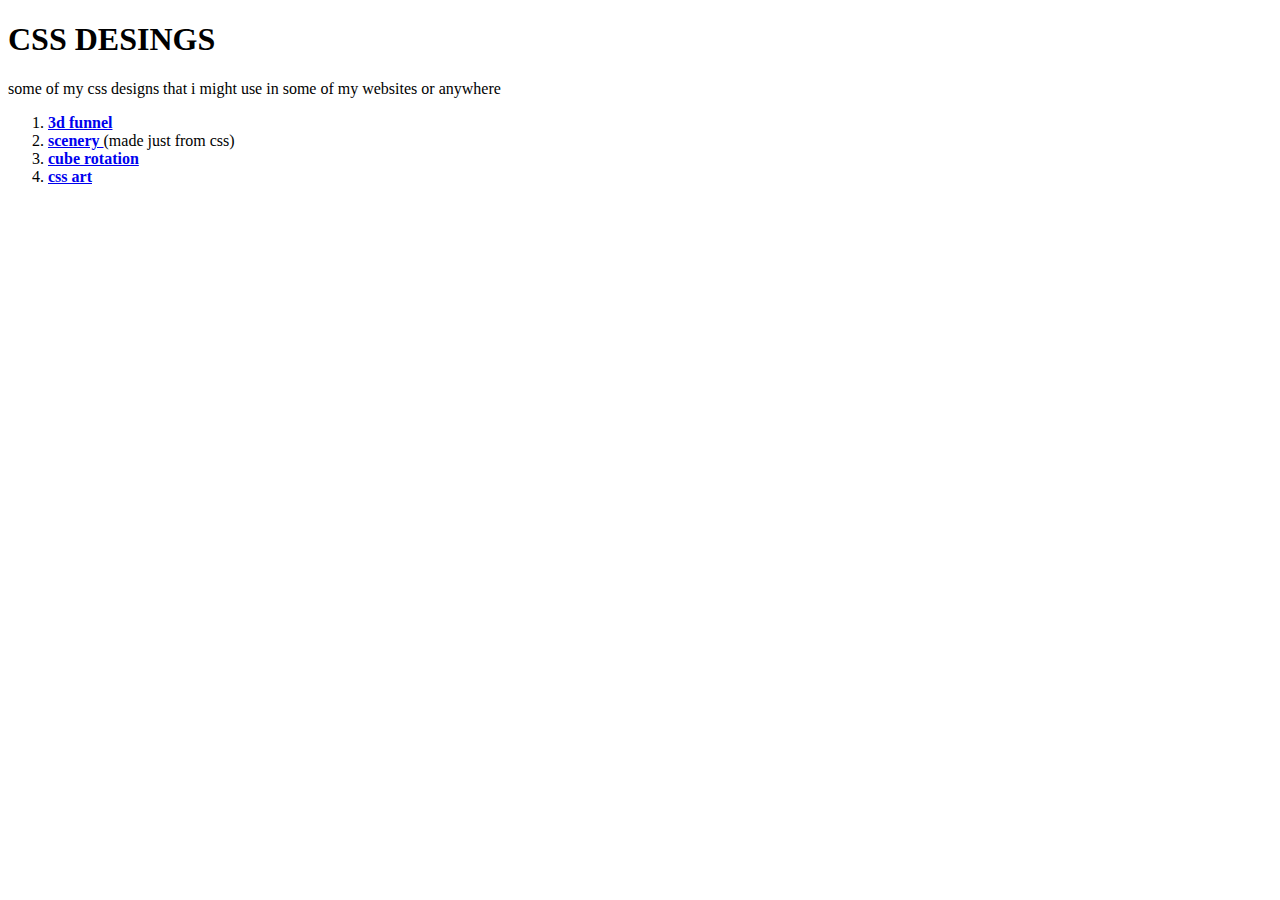
<file: index.html>
<!DOCTYPE html>
<html lang="en">
<head>
    <meta charset="UTF-8">
    <meta name="viewport" content="width=device-width, initial-scale=1.0">
    <title>Document</title>
</head>
<body>
    <h1>CSS DESINGS</h1>
    
    <p>some of my css designs that i might use in some of my websites or anywhere </p>
    <ol>
        <li><a href="https://jackofall-trades.github.io/Pure_CSS/3d_funnel/" > <b>3d funnel</b> </a></li>
        <li><a href="https://jackofall-trades.github.io/Pure_CSS/scenery/" > <b> scenery </b> </a>(made just from css)</li>
        <li><a href="https://jackofall-trades.github.io/Pure_CSS/cube_rotation/" > <b> cube rotation </b> </a></li>
        <li><a href="https://jackofall-trades.github.io/Pure_CSS/css_art/" > <b> css art </b> </a></li>
    </ol>
</body>
</html>
</file>
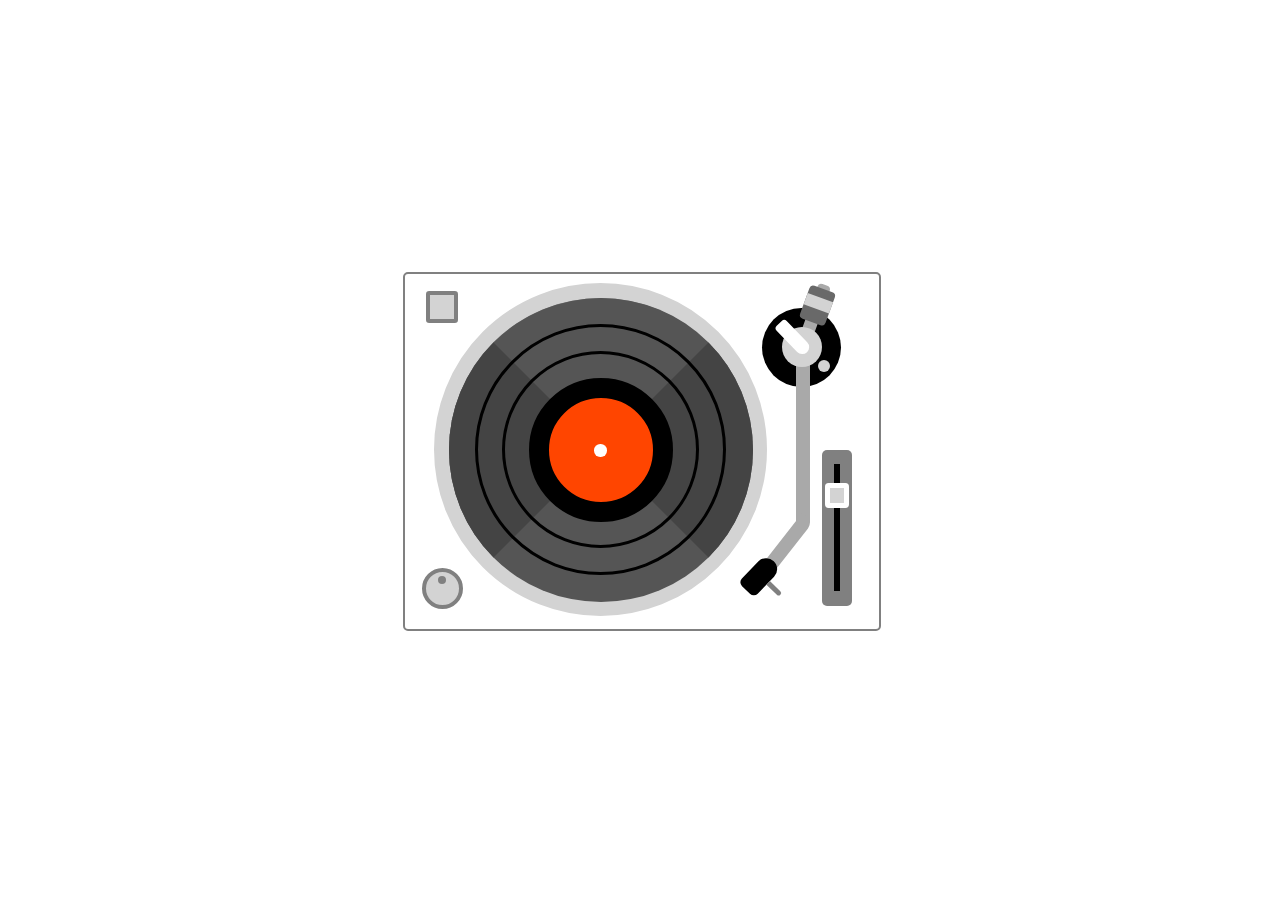
<file: css_art/index.html>
<!DOCTYPE html>
<html lang="en">
<head>
    <meta charset="UTF-8">
    <meta name="viewport" content="width=device-width, initial-scale=1.0">
    <title>CSS ART</title>
    <link rel="stylesheet" href="css_art.css">
</head>
<body>
    <div class="container">
  <!-- Base -->
  <div class="base"></div>
  <div class="start-stop-button"></div>
  <div class="power-knob"></div>

  <!-- Platter, record, spindle -->
  <div class="platter"></div>
  <div class="record"></div>
  <div class="record-center"></div>
  <div class="record-ring"></div>

  <!-- Pitch adjust slider -->
  <div class="slider"></div>

  <!-- Tone arm -->
  <div class="arm-base"></div>
  <div class="weight-arm"></div>
  <div class="weight"></div>
  <div class="tone-arm"></div>
  <div class="pivot-base"></div>
  <div class="pivot-mech"></div>
  <div class="headshell"></div>
</div>
</body>
</html>
</file>
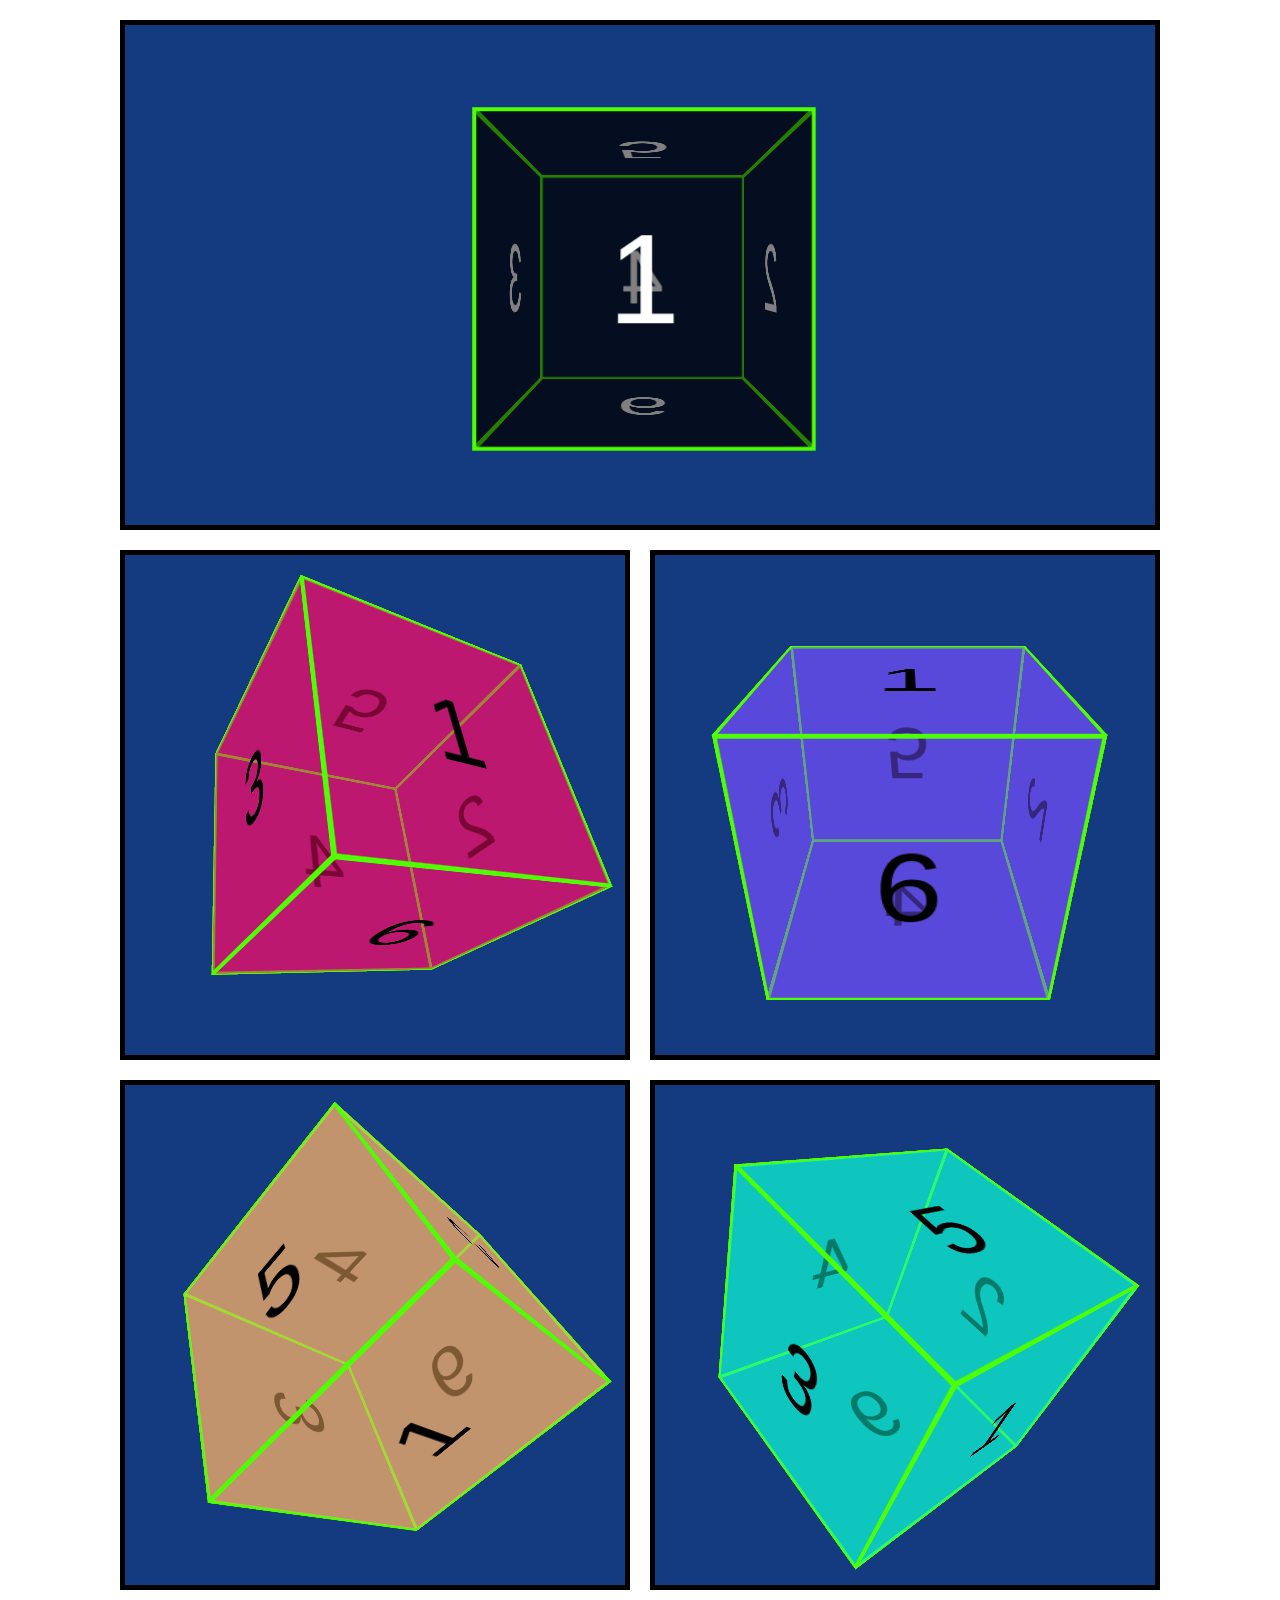
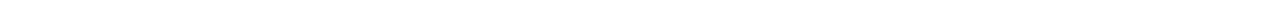
<file: cube_rotation/index.html>
<!DOCTYPE html>
<html lang="en">
<head>
    <meta charset="UTF-8">
    <meta name="viewport" content="width=device-width, initial-scale=1.0">
    <title>CUBE-Rotation</title>
    <link rel="stylesheet" href="cube.css"/>
</head>
<body>
    <div class="cubes-container">
        <!-- Top row - single cube -->
        <div class="container">
            <div class="cube-container">
                <div class="cube cube-0 roll">
                    <div class="face front example-0">1</div>
                    <div class="face right example-0">2</div>
                    <div class="face left example-0">3</div>
                    <div class="face back example-0">4</div>
                    <div class="face top example-0">5</div>
                    <div class="face bottom example-0">6</div>
                </div>
            </div>
        </div>

        <!-- Middle row - two cubes -->
        <div class="row">
            <div class="container">
                <div class="cube-container">
                    <div class="cube cube-1 x-axis">
                        <div class="face front example-1">1</div>
                        <div class="face right example-1">2</div>
                        <div class="face left example-1">3</div>
                        <div class="face back example-1">4</div>
                        <div class="face top example-1">5</div>
                        <div class="face bottom example-1">6</div>
                    </div>
                </div>
            </div>
            <div class="container">
                <div class="cube-container">
                    <div class="cube cube-2 y-axis">
                        <div class="face front example-2">1</div>
                        <div class="face right example-2">2</div>
                        <div class="face left example-2">3</div>
                        <div class="face back example-2">4</div>
                        <div class="face top example-2">5</div>
                        <div class="face bottom example-2">6</div>
                    </div>
                </div>
            </div>
        </div>

        <!-- Bottom row - two cubes -->
        <div class="row">
            <div class="container">
                <div class="cube-container">
                    <div class="cube cube-3 z-axis">
                        <div class="face front example-3">1</div>
                        <div class="face right example-3">2</div>
                        <div class="face left example-3">3</div>
                        <div class="face back example-3">4</div>
                        <div class="face top example-3">5</div>
                        <div class="face bottom example-3">6</div>
                    </div>
                </div>
            </div>
            <div class="container">
                <div class="cube-container">
                    <div class="cube cube-4 all-axes">
                        <div class="face front example-4">1</div>
                        <div class="face right example-4">2</div>
                        <div class="face left example-4">3</div>
                        <div class="face back example-4">4</div>
                        <div class="face top example-4">5</div>
                        <div class="face bottom example-4">6</div>
                    </div>
                </div>
            </div>
        </div>
    </div>
</body>
</html>
</file>
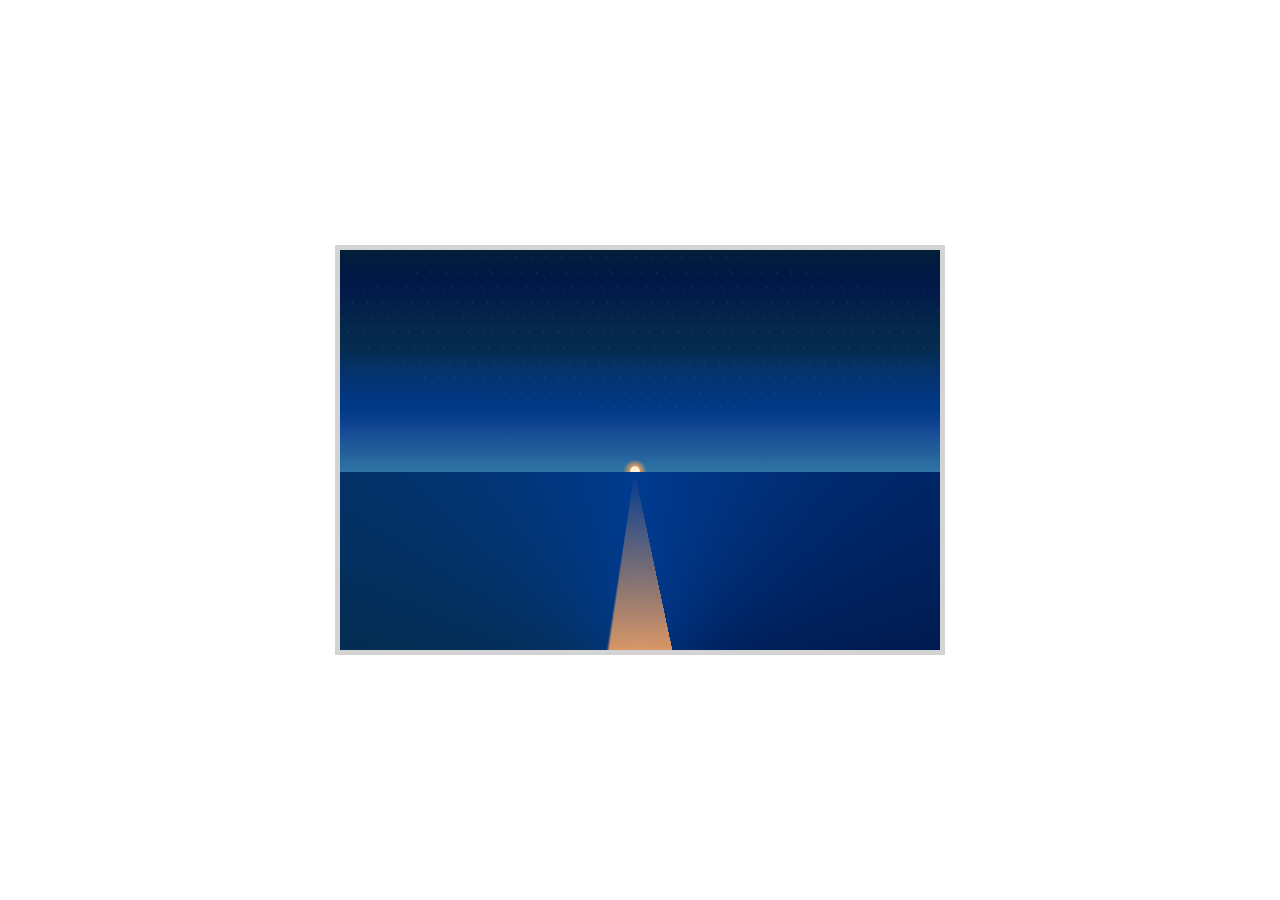
<file: scenery/index.html>
<!DOCTYPE html>
<html lang="en">
<head>
    <meta charset="UTF-8">
    <meta name="viewport" content="width=device-width, initial-scale=1.0">
    <title>Sunset Scene</title>
    <link rel="stylesheet" href="sunset_scene.css"/>
</head>
<body>
    <div class="container">
	<div class="sky">
        <div class="sun"></div>
        <div class="stars"></div>
    </div>
    <div class="ocean"></div>
    <div class="sun-reflection"></div>
</div>
</body>
</html>
</file>
<file: css_art/css_art.css>
/* Base */
.base {
  width: 474px;
  height: 355px;
  background: white;
  position: absolute;
  left: 13px;
  top: 72px;
  border: solid 2px gray;
  border-radius: 5px;
}

.start-stop-button {
  width: 24px;
  height: 24px;
  background: lightgray;
  position: absolute;
  left: 36px;
  top: 91px;
  border: solid 4px gray;
  border-radius: 10%;
}

.power-knob {
  width: 33px;
  height: 33px;
  background: lightgray;
  position: absolute;
  left: 32px;
  top: 368px;
  border-radius: 50%;
  border: solid 4px gray;
}

.power-knob::before {
  content: "";
  position: absolute;
  width: 8px;
  height: 8px;
  border-radius: 50%;
  background: gray;
  top: 4px;
  left: 12px;
}

/* Platter, record, spindle */
.platter {
  width: 303px;
  height: 303px;
  background: gray; /* or transparent */
  position: absolute;
  left: 44px;
  top: 83px;
  border-radius: 50%;
  border: solid 15px lightgray;
}

.record {
  position: absolute;
  width: 0;
  height: 0;
  border-top: 152px solid #555555;
  border-right: 152px solid #444444;
  border-bottom: 152px solid #555555;
  border-left: 152px solid #444444;
  border-radius: 50%;
  left: 59px;
  top: 98px;
}

/* First ring */
.record-ring {
  width: 191px;
  height: 191px;
  background: transparent;
  position: absolute;
  left: 112px;
  top: 151px;
  border-radius: 50%;
  border: solid 3px black;
}

/* Second ring*/
.record-ring::before {
  content: "";
  width: 245px;
  height: 245px;
  background: transparent;
  position: absolute;
  left: -30px;
  top: -30px;
  border-radius: 50%;
  border: solid 3px black;
}

.record-center {
  width: 104px;
  height: 104px;
  background: orangered;
  position: absolute;
  left: 139px;
  top: 178px;
  border-radius: 50%;
  border: solid 20px black;
}

/* Spindle */
.record-center::before {
  content: "";
  position: absolute;
  width: 12.5px;
  height: 12.5px;
  border-radius: 50%;
  background: white;
  top: 46px;
  left: 45px;
}

/* Pitch adjust slider */
.slider {
  width: 30px;
  height: 156px;
  background: gray;
  position: absolute;
  left: 432px;
  top: 250px;
  border-radius: 5px;
}

/* Slider rail */
.slider::before {
  content: "";
  width: 6px;
  height: 127px;
  background: black;
  position: absolute;
  left: 12px;
  top: 14px;
}

/* Slider cap */
.slider::after {
  content: "";
  width: 14px;
  height: 14.5px;
  background: lightgray;
  position: absolute;
  left: 3px;
  top: 33px;
  border: solid 5px white;
  border-radius: 15%;
}

/* Tone arm */
.arm-base {
  width: 79px;
  height: 79px;
  background: black;
  position: absolute;
  left: 372px;
  top: 108px;
  border-radius: 50%;
}

.arm-base::before {
  content: "";
  position: absolute;
  width: 12px;
  height: 12px;
  border-radius: 50%;
  background: lightgray;
  top: 52px;
  left: 56px;
}

.pivot-base {
  width: 40px;
  height: 40px;
  background: lightgray;
  position: absolute;
  left: 392px;
  top: 127px;
  border-radius: 50%;
}

.pivot-mech {
  width: 14px;
  height: 40px;
  background: white;
  position: absolute;
  left: 412px;
  top: 117px;
  transform: rotate(-44deg);
  transform-origin: bottom left;
  border-radius: 15px 15px 30px 30px;
}

.weight-arm {
  width: 13px;
  height: 48px;
  background: darkgray;
  position: absolute;
  left: 412px;
  top: 82px;
  transform: rotate(20deg);
  transform-origin: bottom;
  border-radius: 4px 4px 0px 0px;
}

.weight {
  width: 27px;
  height: 35px;
  background: dimgray;
  position: absolute;
  left: 408px;
  top: 87px;
  transform: rotate(20deg);
  transform-origin: bottom;
  border-radius: 4px;
}

.weight::before {
  content: "";
  width: 27px;
  height: 12px;
  background: lightgray;
  position: absolute;
  left: 0px;
  top: 9px;
}

/* Tone arm */
.tone-arm {
  width: 14px;
  height: 159px;
  background: darkgray;
  position: absolute;
  left: 406px;
  top: 165px;
  border-radius: 0px 0px 2px 0px;
}

.tone-arm::before {
  content: "";
  width: 14px;
  height: 60px;
  background: darkgray;
  position: absolute;
  left: 5px;
  top: 152px;
  transform: rotate(38deg);
  transform-origin: top;
  border-radius: 0px 9px 0px 0px;
}

.headshell {
  width: 22px;
  height: 40px;
  background: black;
  position: absolute;
  left: 345px;
  top: 350px;
  transform: rotate(44deg);
  transform-origin: bottom;
  border-radius: 30px 30px 15px 15px;
}

.headshell::after {
  content: "";
  width: 17px;
  height: 5px;
  background: gray;
  position: absolute;
  left: 22px;
  top: 17px;
  transform: rotate(0deg);
  transform-origin: bottom;
  border-radius: 0px 5px 5px 0px;
}

/* Center image */
body {
  margin: 0;
  padding: 0;
  height: 100vh;
  display: flex;
  justify-content: center;
  align-items: center;
}

/* Container */
.container {
  width: 500px;
  height: 500px;
  /*  border: 5px solid lightgray; 
  background: royalblue; */
  position: relative;
  display: flex;
  justify-content: center;
  align-items: center;
}
</file>
<file: cube_rotation/cube.css>
body {
  margin: 0;
  padding: 0;
  min-height: 100vh;
  display: flex;
  justify-content: center;
  align-items: center;
}

.cubes-container {
  display: flex;
  flex-direction: column;
  gap: 20px;
  padding: 20px;
}

.row {
  display: flex;
  gap: 20px;
  justify-content: center;
}

/* Set background and border color */
.container {
  min-width: 500px;
  height: 500px;
  border: 5px solid rgb(0, 0, 0);
  background: rgb(20, 58, 128);
  position: relative;
  display: flex;
  justify-content: center;
  align-items: center;
}

.cube-container {
  width: 250px;
  height: 250px;
  perspective: 500px;
}

.cube {
  width: 100%;
  height: 100%;
  font-family: sans-serif;
  transform-style: preserve-3d;
}

.face {
  width: 100%;
  height: 100%;
  position: absolute;
  border: 3px solid #4dff00;
  color: #000000;
  font-size: 6em;
  display: flex;
  justify-content: center;
  align-items: center;
}

.example-0 {
    background-color: #0000007f;  /* 7f is for opacity */
    color: white;
}
.roll {
  animation: dice-roll 3s ease-in-out infinite;
}

@keyframes dice-roll {
  0% {
    transform: rotate3d(0, 0, 0, 0deg);
  }
  16.67% {
    transform: rotate3d(0, 1, 0, 90deg);
  }
  33.33% {
    transform: rotate3d(1, 0, 0, 90deg);
  }
  50% {
    transform: rotate3d(0, 1, 0, 180deg);
  }
  66.67% {
    transform: rotate3d(1, 0, 0, 180deg);
  }
  83.33% {
    transform: rotate3d(0, 1, 0, 270deg);
  }
  100% {
    transform: rotate3d(0, 0, 0, 360deg);
  }
}

.cube-1 {
    transform: rotate3d(1, 1, 0, 45deg); /* rotated3d(x, y, z, angle) */
}

.example-1 {
  background-color: #f50d6a7f; 
}

.front {
  transform: rotateY(0deg) translateZ(127.5px);
}

.right {
  transform: rotateY(90deg) translateZ(127.5px);
}

.left {
  transform: rotateY(-90deg) translateZ(127.5px);
}

.back {
  transform: rotateY(180deg) translateZ(127.5px);
}

.top {
  transform: rotateX(90deg) translateZ(127.5px);
}

.bottom {
  transform: rotateX(-90deg) translateZ(127.5px);
}



/* cube 2 */
.cube-2 {
  transform: rotate3d(1, 0, 0, 60deg);
}

.example-2 {
  background-color: #6e4ff87f;
}

/* cube 3 */
.cube-3 {
  transform: rotate3d(1, 0, 1, 290deg);
}

.example-3 {
  background-color: #fab3677f;
}


/* cube 4 */
.cube-4 {
  transform: rotate3d(-1, 1, 0, 65deg);
}

.example-4 {
  background-color: #0df5d37f;
}


.cube.x-axis {
  animation: x-axis-rotate 2s ease-in-out infinite;
}
@keyframes x-axis-rotate {
  from {
    transform: rotate3d(0, 0, 0, 0deg);
  }
  to {
    transform: rotate3d(1, 0, 0, 360deg);
  }
}

.cube.y-axis {
  animation: y-axis-rotate 2s ease-in-out infinite;
}
@keyframes y-axis-rotate {
  from {
    transform: rotate3d(0, 0, 0, 0deg);
  }
  to {
    transform: rotate3d(0, 1, 0, 360deg);
  }
}

.cube.z-axis {
  animation: z-axis-rotate 2s ease-in-out infinite;
}
@keyframes z-axis-rotate {
  from {
    transform: rotate3d(0, 0, 0, 0deg);
  }
  to {
    transform: rotate3d(0, 0, 1, 360deg);
  }
}

.cube.all-axes {
  animation: all-axes-rotate 2s ease-in-out infinite;
}
@keyframes all-axes-rotate {
  from {
    transform: rotate3d(0, 0, 0, 0deg);
  }
  to {
    transform: rotate3d(2, 1, -1, 360deg);
  }
}
</file>
<file: scenery/sunset_scene.css>
body {
  margin: 0;
  padding: 0;
  height: 100vh;
  display: flex;
  justify-content: center;
  align-items: center;
  flex-wrap: wrap;
}


.container {
  width: 600px;
  height: 400px;
  border: 5px solid lightgray;
  position: relative;
  display: flex;
  justify-content: center;
  align-items: center;

}

.ocean {
  position: absolute;
  width: inherit;
  height: 178px;
  left: 0px;
  top: 222px;
  background: conic-gradient(
    from 90deg at 50% 125%,
    #021e34,
    #055ca7,
    #052b4c,
    #003b90,
    #00174a
  );
}

.sky {
  position: absolute;
  width: inherit;
  height: 222px;
  top: 0;
  left: 0;
  background-image: linear-gradient(
    0deg,
    hsl(205deg 55% 42%) 0%,
    hsl(207deg 58% 40%) 4%,
    hsl(210deg 63% 37%) 9%,
    hsl(213deg 69% 35%) 15%,
    hsl(216deg 80% 32%) 21%,
    hsl(215deg 98% 27%) 28%,
    hsl(215deg 96% 25%) 35%,
    hsl(214deg 94% 23%) 42%,
    hsl(212deg 91% 20%) 49%,
    hsl(208deg 88% 16%) 56%,
    hsl(210deg 89% 16%) 63%,
    hsl(213deg 91% 15%) 70%,
    hsl(216deg 93% 15%) 76%,
    hsl(220deg 96% 15%) 82%,
    hsl(220deg 98% 14%) 87%,
    hsl(218deg 97% 13%) 91%,
    hsl(215deg 95% 13%) 95%,
    hsl(211deg 94% 12%) 98%,
    hsl(206deg 93% 11%) 100%
  );
}

.sun {
  position: absolute;
  width: 30px;
  height: 30px;
  top: 206px;
  left: 280px;
  background: radial-gradient(
    circle,
    #fff2d6 20%,
    #d89766 25%,
    transparent 55%
  );
}


.stars {
  position: absolute;
  width: inherit;
  height: 150px;
  top: 0;
  left: 0;
}

.stars::before {
  content: "";
  position: absolute;
  width: inherit;
  height: 160px;
  top: 0;
  left: 0;
  background: radial-gradient(#fff 5%, transparent 5%);
  background-position: top left, 5px 23px;
  background-size: 15px 15px;
  border-radius: 50%;
  opacity: 0.1;
  transform: skew(20deg);
}

.stars::after {
  content: "";
  position: absolute;
  width: inherit;
  height: 130px;
  top: -30px;
  left: 10px;
  background: radial-gradient(#fff2d6 5%, transparent 5%);
  background-position: top left, 15px 15px;
  background-size: 20px 20px;
  border-radius: 50%;
  opacity: 0.1;
  transform: skew(35deg);
}

.sun-reflection {
  position: absolute;
  width: 357px;
  height: 178px;
  top: 222px;
  left: 116px;
  background: conic-gradient(
    from 168deg at top,
    #d89766 0deg 20deg,
    #0000 21deg
  );
  -webkit-mask: linear-gradient(#0000, #000);
  mask-image: linear-gradient(#0000, #000);
}
</file>
